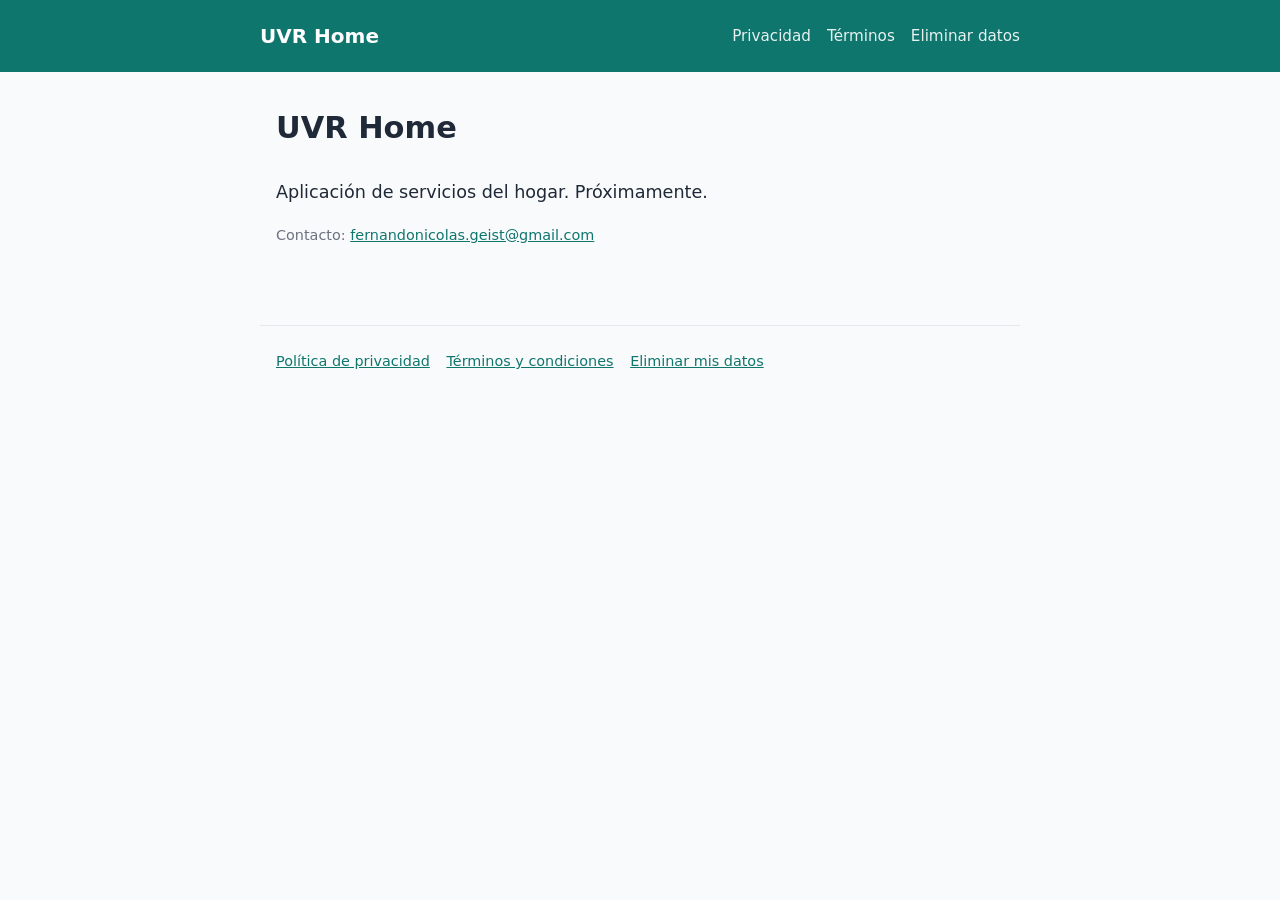
<file: index.html>
<!doctype html>
<html lang="es">
<head>
  <meta charset="utf-8">
  <meta name="viewport" content="width=device-width, initial-scale=1">
  <meta name="robots" content="noindex, nofollow">
  <title>UVR Home</title>
  <link rel="stylesheet" href="style.css">
</head>
<body>
  <header>
    <nav>
      <a href="index.html">UVR Home</a>
      <div class="links">
        <a href="privacidad.html">Privacidad</a>
        <a href="terminos.html">Términos</a>
        <a href="eliminar-datos.html">Eliminar datos</a>
      </div>
    </nav>
  </header>
  <main>
    <section class="hero">
      <h1>UVR Home</h1>
      <p>Aplicación de servicios del hogar. Próximamente.</p>
    </section>
    <p class="muted">Contacto: <a href="mailto:fernandonicolas.geist@gmail.com">fernandonicolas.geist@gmail.com</a></p>
  </main>
  <footer>
    <a href="privacidad.html">Política de privacidad</a>
    <a href="terminos.html">Términos y condiciones</a>
    <a href="eliminar-datos.html">Eliminar mis datos</a>
  </footer>
</body>
</html>
</file>
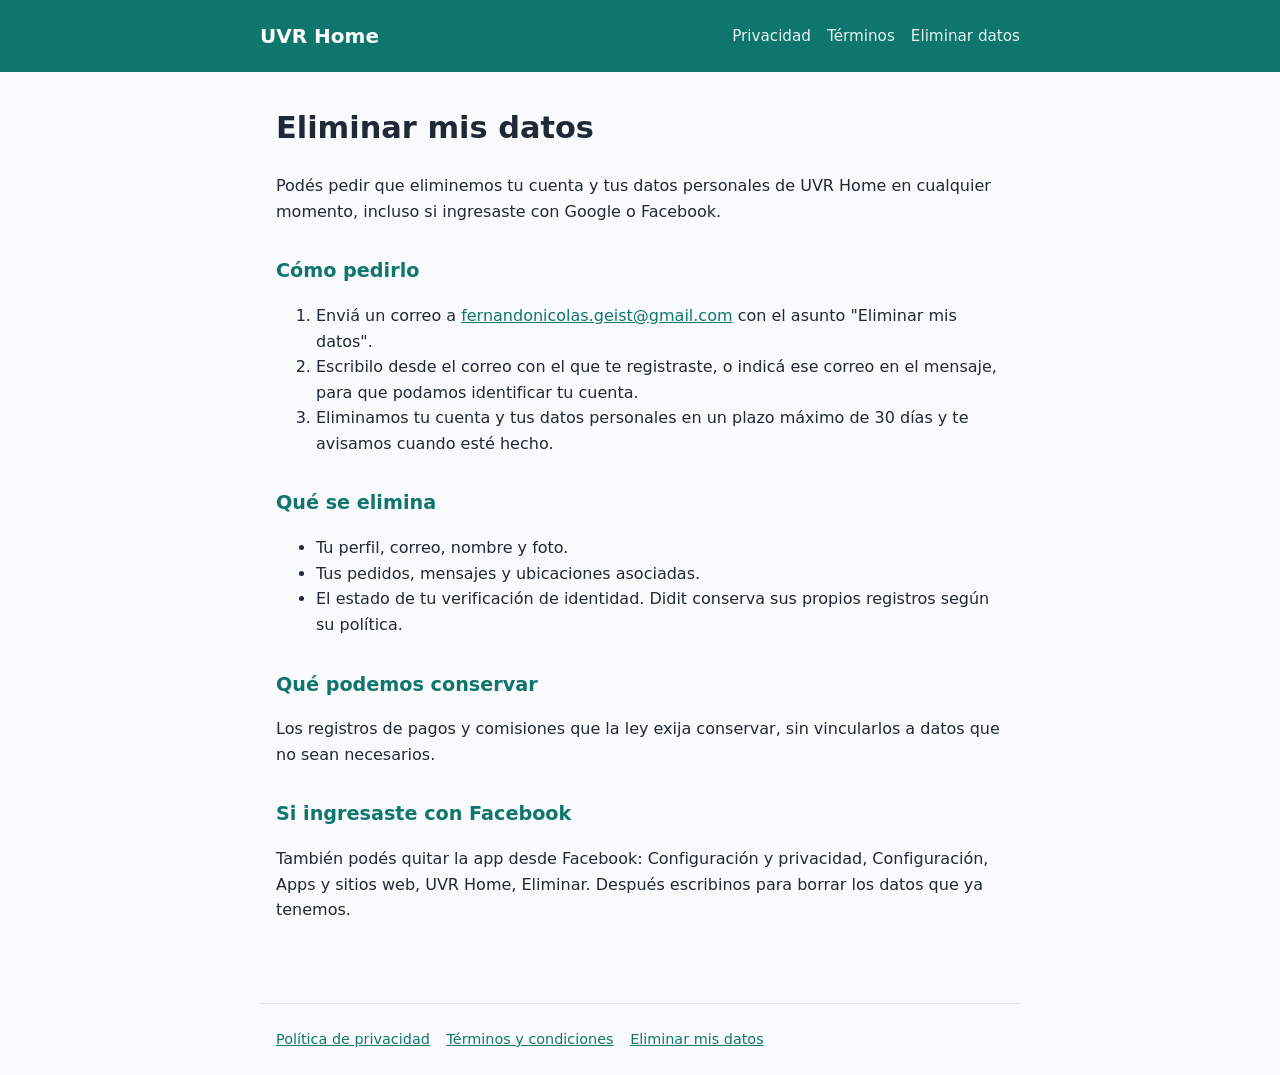
<file: eliminar-datos.html>
<!doctype html>
<html lang="es">
<head>
  <meta charset="utf-8">
  <meta name="viewport" content="width=device-width, initial-scale=1">
  <meta name="robots" content="noindex, nofollow">
  <title>Eliminar mis datos - UVR Home</title>
  <link rel="stylesheet" href="style.css">
</head>
<body>
  <header>
    <nav>
      <a href="index.html">UVR Home</a>
      <div class="links">
        <a href="privacidad.html">Privacidad</a>
        <a href="terminos.html">Términos</a>
        <a href="eliminar-datos.html">Eliminar datos</a>
      </div>
    </nav>
  </header>
  <main>
    <h1>Eliminar mis datos</h1>
    <p>Podés pedir que eliminemos tu cuenta y tus datos personales de UVR Home en cualquier momento, incluso si ingresaste con Google o Facebook.</p>

    <h2>Cómo pedirlo</h2>
    <ol>
      <li>Enviá un correo a <a href="mailto:fernandonicolas.geist@gmail.com?subject=Eliminar%20mis%20datos%20-%20UVR%20Home">fernandonicolas.geist@gmail.com</a> con el asunto "Eliminar mis datos".</li>
      <li>Escribilo desde el correo con el que te registraste, o indicá ese correo en el mensaje, para que podamos identificar tu cuenta.</li>
      <li>Eliminamos tu cuenta y tus datos personales en un plazo máximo de 30 días y te avisamos cuando esté hecho.</li>
    </ol>

    <h2>Qué se elimina</h2>
    <ul>
      <li>Tu perfil, correo, nombre y foto.</li>
      <li>Tus pedidos, mensajes y ubicaciones asociadas.</li>
      <li>El estado de tu verificación de identidad. Didit conserva sus propios registros según su política.</li>
    </ul>

    <h2>Qué podemos conservar</h2>
    <p>Los registros de pagos y comisiones que la ley exija conservar, sin vincularlos a datos que no sean necesarios.</p>

    <h2>Si ingresaste con Facebook</h2>
    <p>También podés quitar la app desde Facebook: Configuración y privacidad, Configuración, Apps y sitios web, UVR Home, Eliminar. Después escribinos para borrar los datos que ya tenemos.</p>
  </main>
  <footer>
    <a href="privacidad.html">Política de privacidad</a>
    <a href="terminos.html">Términos y condiciones</a>
    <a href="eliminar-datos.html">Eliminar mis datos</a>
  </footer>
</body>
</html>
</file>
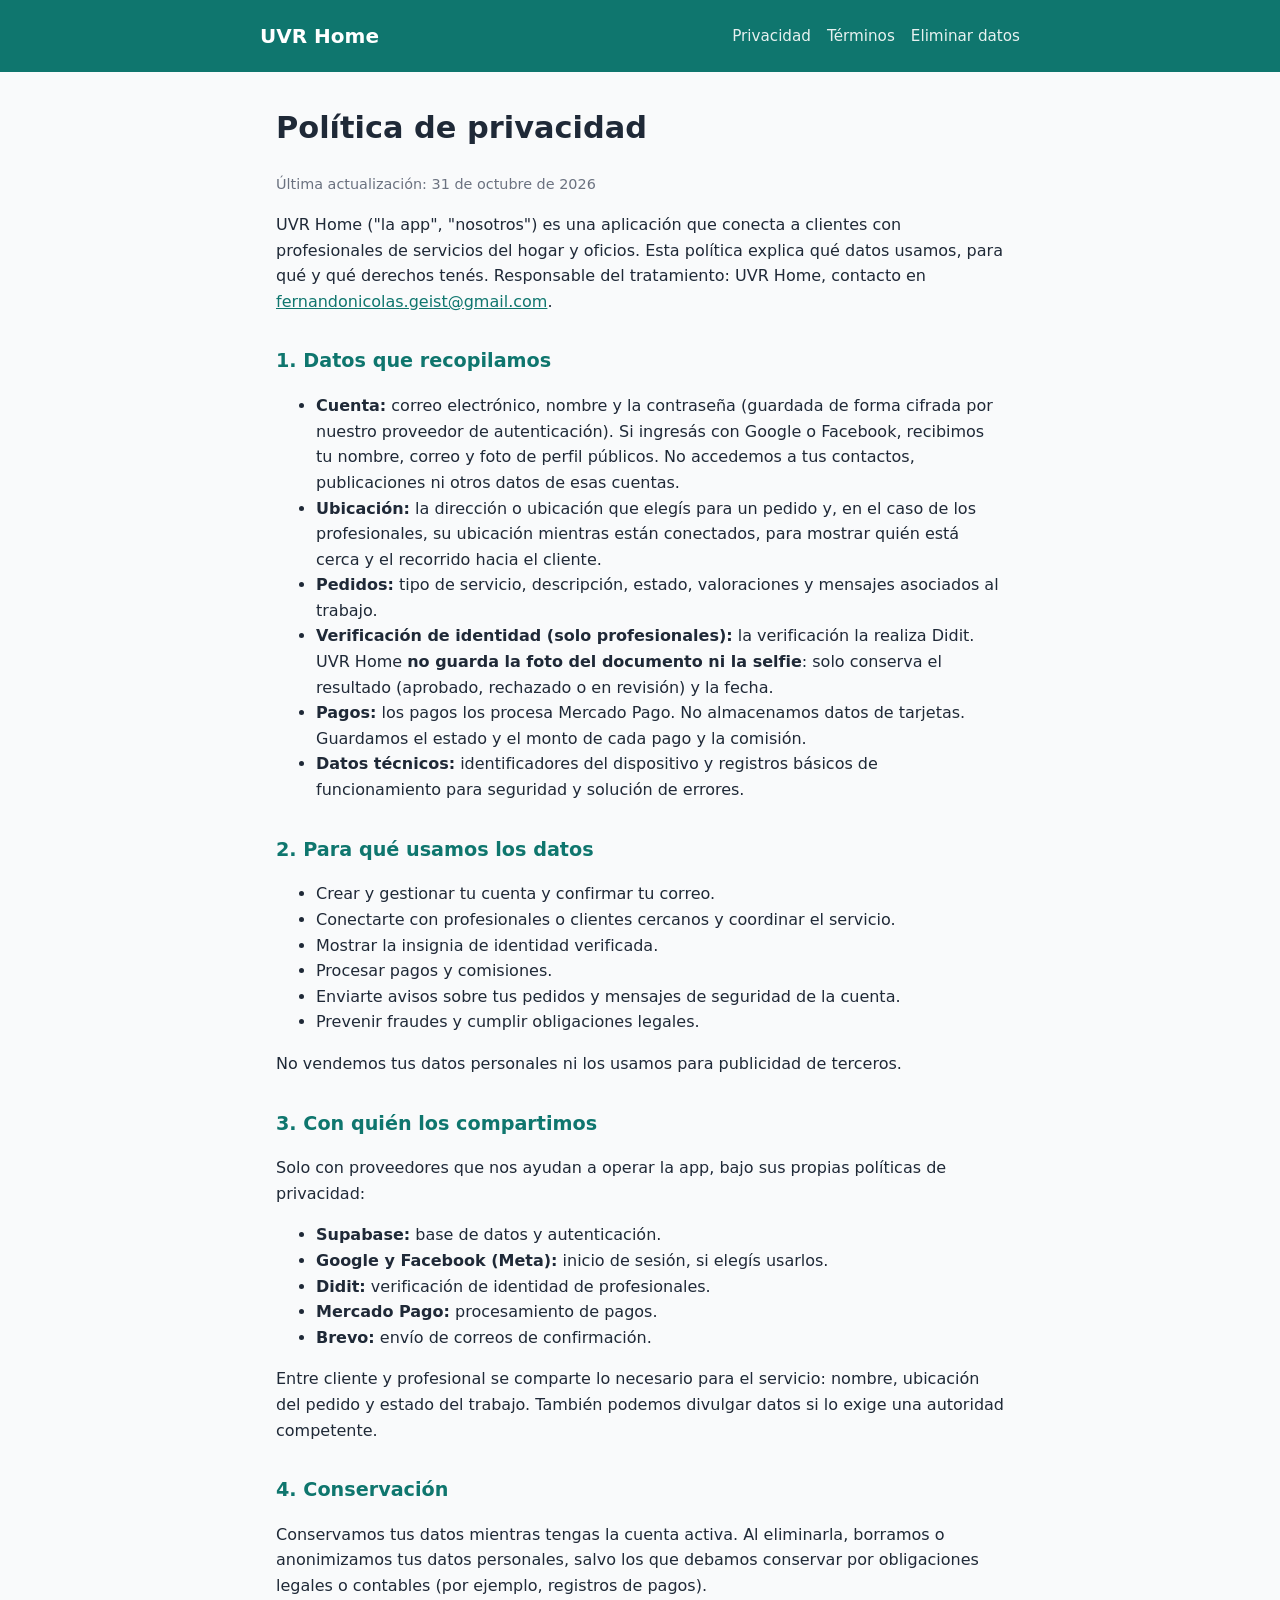
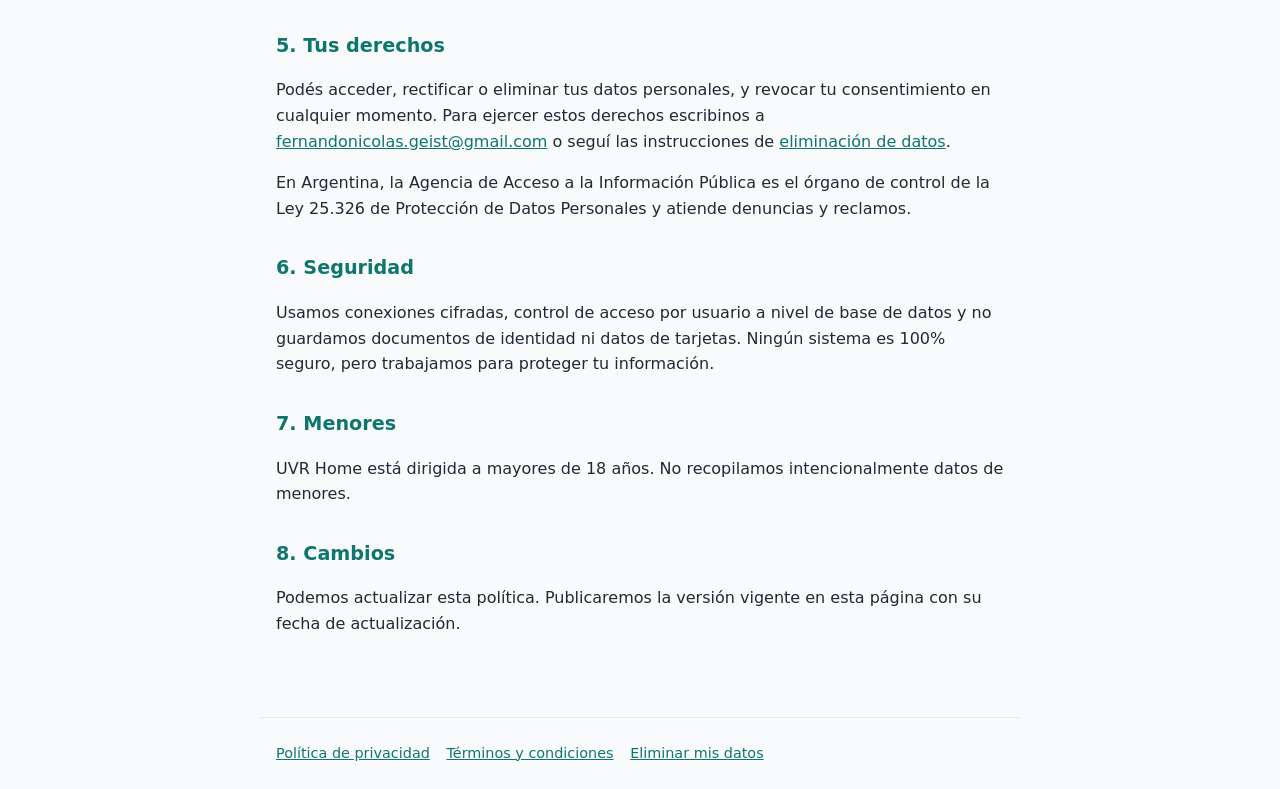
<file: privacidad.html>
<!doctype html>
<html lang="es">
<head>
  <meta charset="utf-8">
  <meta name="viewport" content="width=device-width, initial-scale=1">
  <meta name="robots" content="noindex, nofollow">
  <title>Política de privacidad - UVR Home</title>
  <link rel="stylesheet" href="style.css">
</head>
<body>
  <header>
    <nav>
      <a href="index.html">UVR Home</a>
      <div class="links">
        <a href="privacidad.html">Privacidad</a>
        <a href="terminos.html">Términos</a>
        <a href="eliminar-datos.html">Eliminar datos</a>
      </div>
    </nav>
  </header>
  <main>
    <h1>Política de privacidad</h1>
    <p class="muted">Última actualización: 31 de octubre de 2026</p>

    <p>UVR Home ("la app", "nosotros") es una aplicación que conecta a clientes con profesionales de servicios del hogar y oficios. Esta política explica qué datos usamos, para qué y qué derechos tenés. Responsable del tratamiento: UVR Home, contacto en <a href="mailto:fernandonicolas.geist@gmail.com">fernandonicolas.geist@gmail.com</a>.</p>

    <h2>1. Datos que recopilamos</h2>
    <ul>
      <li><strong>Cuenta:</strong> correo electrónico, nombre y la contraseña (guardada de forma cifrada por nuestro proveedor de autenticación). Si ingresás con Google o Facebook, recibimos tu nombre, correo y foto de perfil públicos. No accedemos a tus contactos, publicaciones ni otros datos de esas cuentas.</li>
      <li><strong>Ubicación:</strong> la dirección o ubicación que elegís para un pedido y, en el caso de los profesionales, su ubicación mientras están conectados, para mostrar quién está cerca y el recorrido hacia el cliente.</li>
      <li><strong>Pedidos:</strong> tipo de servicio, descripción, estado, valoraciones y mensajes asociados al trabajo.</li>
      <li><strong>Verificación de identidad (solo profesionales):</strong> la verificación la realiza Didit. UVR Home <strong>no guarda la foto del documento ni la selfie</strong>: solo conserva el resultado (aprobado, rechazado o en revisión) y la fecha.</li>
      <li><strong>Pagos:</strong> los pagos los procesa Mercado Pago. No almacenamos datos de tarjetas. Guardamos el estado y el monto de cada pago y la comisión.</li>
      <li><strong>Datos técnicos:</strong> identificadores del dispositivo y registros básicos de funcionamiento para seguridad y solución de errores.</li>
    </ul>

    <h2>2. Para qué usamos los datos</h2>
    <ul>
      <li>Crear y gestionar tu cuenta y confirmar tu correo.</li>
      <li>Conectarte con profesionales o clientes cercanos y coordinar el servicio.</li>
      <li>Mostrar la insignia de identidad verificada.</li>
      <li>Procesar pagos y comisiones.</li>
      <li>Enviarte avisos sobre tus pedidos y mensajes de seguridad de la cuenta.</li>
      <li>Prevenir fraudes y cumplir obligaciones legales.</li>
    </ul>
    <p>No vendemos tus datos personales ni los usamos para publicidad de terceros.</p>

    <h2>3. Con quién los compartimos</h2>
    <p>Solo con proveedores que nos ayudan a operar la app, bajo sus propias políticas de privacidad:</p>
    <ul>
      <li><strong>Supabase:</strong> base de datos y autenticación.</li>
      <li><strong>Google y Facebook (Meta):</strong> inicio de sesión, si elegís usarlos.</li>
      <li><strong>Didit:</strong> verificación de identidad de profesionales.</li>
      <li><strong>Mercado Pago:</strong> procesamiento de pagos.</li>
      <li><strong>Brevo:</strong> envío de correos de confirmación.</li>
    </ul>
    <p>Entre cliente y profesional se comparte lo necesario para el servicio: nombre, ubicación del pedido y estado del trabajo. También podemos divulgar datos si lo exige una autoridad competente.</p>

    <h2>4. Conservación</h2>
    <p>Conservamos tus datos mientras tengas la cuenta activa. Al eliminarla, borramos o anonimizamos tus datos personales, salvo los que debamos conservar por obligaciones legales o contables (por ejemplo, registros de pagos).</p>

    <h2>5. Tus derechos</h2>
    <p>Podés acceder, rectificar o eliminar tus datos personales, y revocar tu consentimiento en cualquier momento. Para ejercer estos derechos escribinos a <a href="mailto:fernandonicolas.geist@gmail.com">fernandonicolas.geist@gmail.com</a> o seguí las instrucciones de <a href="eliminar-datos.html">eliminación de datos</a>.</p>
    <p>En Argentina, la Agencia de Acceso a la Información Pública es el órgano de control de la Ley 25.326 de Protección de Datos Personales y atiende denuncias y reclamos.</p>

    <h2>6. Seguridad</h2>
    <p>Usamos conexiones cifradas, control de acceso por usuario a nivel de base de datos y no guardamos documentos de identidad ni datos de tarjetas. Ningún sistema es 100% seguro, pero trabajamos para proteger tu información.</p>

    <h2>7. Menores</h2>
    <p>UVR Home está dirigida a mayores de 18 años. No recopilamos intencionalmente datos de menores.</p>

    <h2>8. Cambios</h2>
    <p>Podemos actualizar esta política. Publicaremos la versión vigente en esta página con su fecha de actualización.</p>
  </main>
  <footer>
    <a href="privacidad.html">Política de privacidad</a>
    <a href="terminos.html">Términos y condiciones</a>
    <a href="eliminar-datos.html">Eliminar mis datos</a>
  </footer>
</body>
</html>
</file>
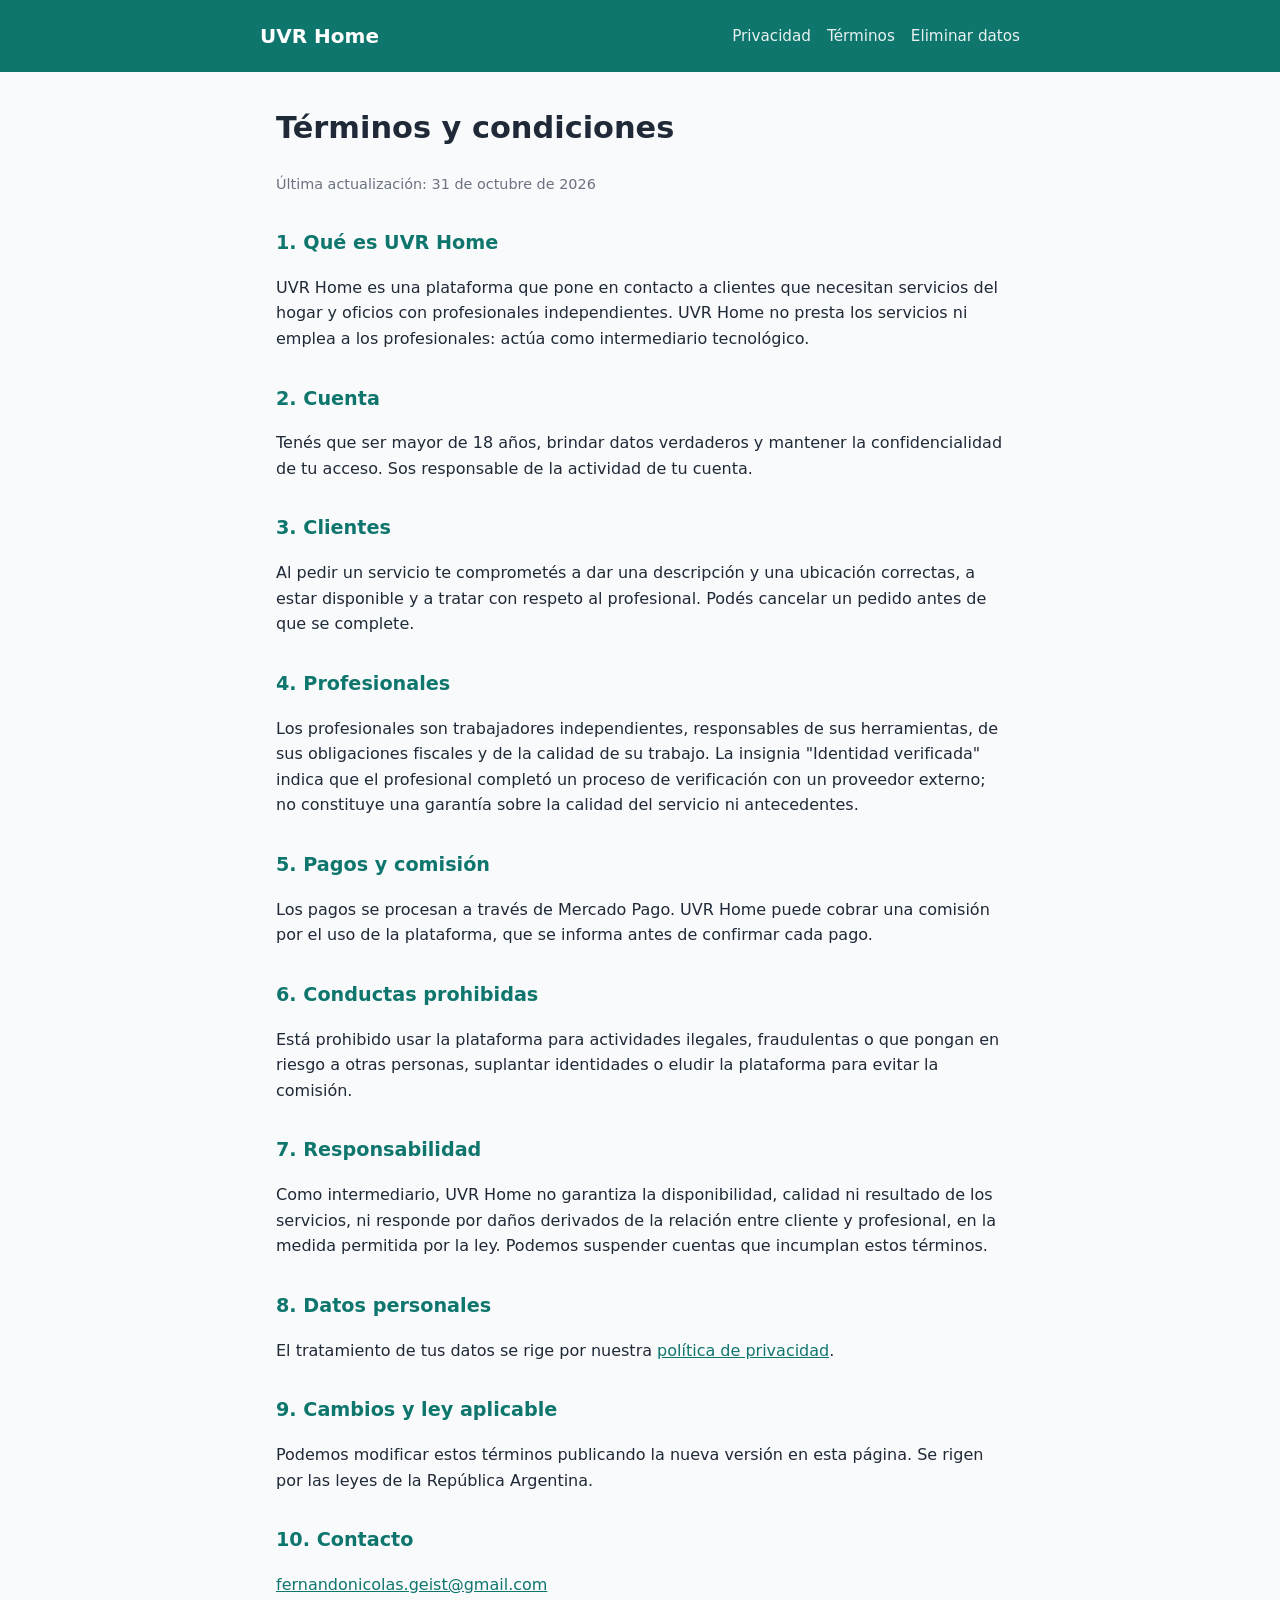
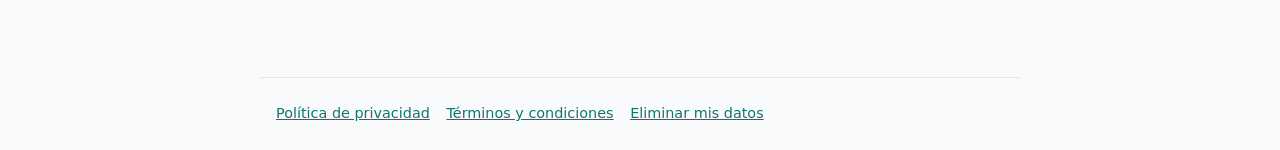
<file: terminos.html>
<!doctype html>
<html lang="es">
<head>
  <meta charset="utf-8">
  <meta name="viewport" content="width=device-width, initial-scale=1">
  <meta name="robots" content="noindex, nofollow">
  <title>Términos y condiciones - UVR Home</title>
  <link rel="stylesheet" href="style.css">
</head>
<body>
  <header>
    <nav>
      <a href="index.html">UVR Home</a>
      <div class="links">
        <a href="privacidad.html">Privacidad</a>
        <a href="terminos.html">Términos</a>
        <a href="eliminar-datos.html">Eliminar datos</a>
      </div>
    </nav>
  </header>
  <main>
    <h1>Términos y condiciones</h1>
    <p class="muted">Última actualización: 31 de octubre de 2026</p>

    <h2>1. Qué es UVR Home</h2>
    <p>UVR Home es una plataforma que pone en contacto a clientes que necesitan servicios del hogar y oficios con profesionales independientes. UVR Home no presta los servicios ni emplea a los profesionales: actúa como intermediario tecnológico.</p>

    <h2>2. Cuenta</h2>
    <p>Tenés que ser mayor de 18 años, brindar datos verdaderos y mantener la confidencialidad de tu acceso. Sos responsable de la actividad de tu cuenta.</p>

    <h2>3. Clientes</h2>
    <p>Al pedir un servicio te comprometés a dar una descripción y una ubicación correctas, a estar disponible y a tratar con respeto al profesional. Podés cancelar un pedido antes de que se complete.</p>

    <h2>4. Profesionales</h2>
    <p>Los profesionales son trabajadores independientes, responsables de sus herramientas, de sus obligaciones fiscales y de la calidad de su trabajo. La insignia "Identidad verificada" indica que el profesional completó un proceso de verificación con un proveedor externo; no constituye una garantía sobre la calidad del servicio ni antecedentes.</p>

    <h2>5. Pagos y comisión</h2>
    <p>Los pagos se procesan a través de Mercado Pago. UVR Home puede cobrar una comisión por el uso de la plataforma, que se informa antes de confirmar cada pago.</p>

    <h2>6. Conductas prohibidas</h2>
    <p>Está prohibido usar la plataforma para actividades ilegales, fraudulentas o que pongan en riesgo a otras personas, suplantar identidades o eludir la plataforma para evitar la comisión.</p>

    <h2>7. Responsabilidad</h2>
    <p>Como intermediario, UVR Home no garantiza la disponibilidad, calidad ni resultado de los servicios, ni responde por daños derivados de la relación entre cliente y profesional, en la medida permitida por la ley. Podemos suspender cuentas que incumplan estos términos.</p>

    <h2>8. Datos personales</h2>
    <p>El tratamiento de tus datos se rige por nuestra <a href="privacidad.html">política de privacidad</a>.</p>

    <h2>9. Cambios y ley aplicable</h2>
    <p>Podemos modificar estos términos publicando la nueva versión en esta página. Se rigen por las leyes de la República Argentina.</p>

    <h2>10. Contacto</h2>
    <p><a href="mailto:fernandonicolas.geist@gmail.com">fernandonicolas.geist@gmail.com</a></p>
  </main>
  <footer>
    <a href="privacidad.html">Política de privacidad</a>
    <a href="terminos.html">Términos y condiciones</a>
    <a href="eliminar-datos.html">Eliminar mis datos</a>
  </footer>
</body>
</html>
</file>
<file: style.css>
:root { --brand: #0f766e; --ink: #1f2937; --muted: #6b7280; --bg: #f9fafb; }
* { box-sizing: border-box; }
body { margin: 0; font-family: system-ui, -apple-system, "Segoe UI", Roboto, sans-serif; color: var(--ink); background: var(--bg); line-height: 1.6; }
header { background: var(--brand); color: #fff; padding: 20px 16px; }
header a { color: #fff; text-decoration: none; font-weight: 700; font-size: 1.25rem; }
nav { max-width: 760px; margin: 0 auto; display: flex; gap: 16px; flex-wrap: wrap; align-items: center; justify-content: space-between; }
nav .links { display: flex; gap: 16px; font-size: .95rem; }
nav .links a { font-weight: 400; font-size: .95rem; opacity: .9; }
main { max-width: 760px; margin: 0 auto; padding: 32px 16px 64px; }
h1 { font-size: 1.9rem; margin-top: 0; }
h2 { font-size: 1.2rem; margin-top: 2rem; color: var(--brand); }
a { color: var(--brand); }
.hero p { font-size: 1.1rem; }
.cards { display: grid; gap: 16px; grid-template-columns: repeat(auto-fit, minmax(220px, 1fr)); margin: 24px 0; }
.card { background: #fff; border: 1px solid #e5e7eb; border-radius: 12px; padding: 16px; }
.card h3 { margin: 0 0 8px; font-size: 1.05rem; }
.muted { color: var(--muted); font-size: .9rem; }
footer { max-width: 760px; margin: 0 auto; padding: 24px 16px; border-top: 1px solid #e5e7eb; color: var(--muted); font-size: .9rem; }
footer a { margin-right: 12px; }
</file>
